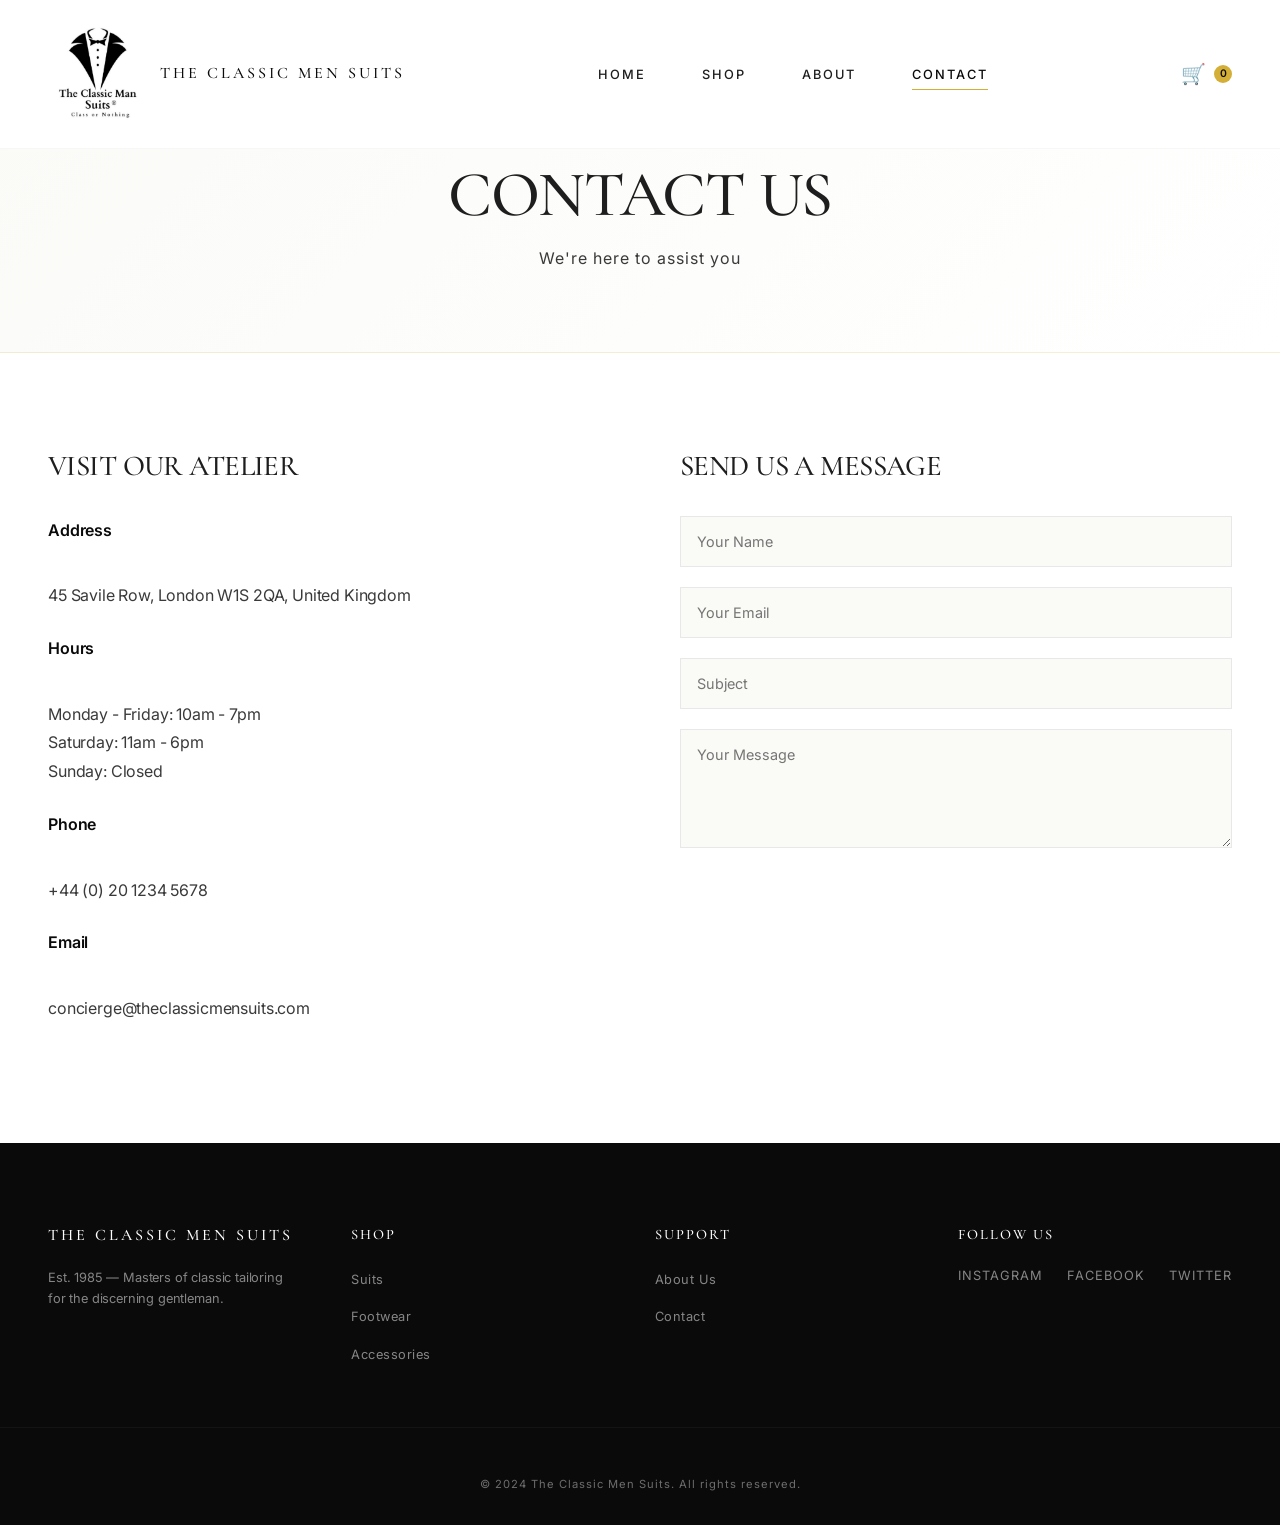
<file: contact.html>
<!DOCTYPE html>
<html lang="en">
<head>
    <meta charset="UTF-8">
    <meta name="viewport" content="width=device-width, initial-scale=1.0">
    <title>The Classic Men Suits | Contact</title>
    <link rel="stylesheet" href="css/main.css">
    <link rel="stylesheet" href="css/responsive.css">
    <link rel="stylesheet" href="css/animations.css">
    <link href="https://fonts.googleapis.com/css2?family=Cormorant+Garamond:wght@300;400;500;600;700&family=Inter:wght@300;400;500;600;700&display=swap" rel="stylesheet">
</head>
<body>
    <header class="header">
        <div class="header-container">
            <div class="logo">
                <img src="asset/logoclassic.PNG" alt="The Classic Men Suits" class="logo-img">
                <span class="logo-text">THE CLASSIC MEN SUITS</span>
            </div>
            <button class="mobile-menu-btn" id="mobileMenuBtn">
                <span class="menu-icon">☰</span>
            </button>
            <nav class="nav">
                <ul class="nav-links">
                    <li><a href="index.html">HOME</a></li>
                    <li><a href="shop.html">SHOP</a></li>
                    <li><a href="about.html">ABOUT</a></li>
                    <li><a href="contact.html" class="active">CONTACT</a></li>
                </ul>
            </nav>
            <div class="cart-icon">
                <span class="cart-symbol">🛒</span>
                <span class="cart-count" id="cartCount">0</span>
            </div>
        </div>
    </header>

    <main>
        <section class="page-hero">
            <h1>CONTACT US</h1>
            <p>We're here to assist you</p>
        </section>

        <section class="contact-section">
            <div class="container">
                <div class="contact-grid">
                    <div class="contact-info">
                        <h2>VISIT OUR ATELIER</h2>
                        <p><strong>Address</strong><br>45 Savile Row, London W1S 2QA, United Kingdom</p>
                        <p><strong>Hours</strong><br>Monday - Friday: 10am - 7pm<br>Saturday: 11am - 6pm<br>Sunday: Closed</p>
                        <p><strong>Phone</strong><br>+44 (0) 20 1234 5678</p>
                        <p><strong>Email</strong><br>concierge@theclassicmensuits.com</p>
                    </div>
                    <div class="contact-form">
                        <h2>SEND US A MESSAGE</h2>
                        <form id="contactForm">
                            <input type="text" placeholder="Your Name" required>
                            <input type="email" placeholder="Your Email" required>
                            <input type="text" placeholder="Subject">
                            <textarea rows="5" placeholder="Your Message" required></textarea>
                            <button type="submit" class="btn-primary">SEND MESSAGE</button>
                        </form>
                    </div>
                </div>
            </div>
        </section>
    </main>

    <footer class="footer">
        <div class="footer-container">
            <div class="footer-section">
                <h3>THE CLASSIC MEN SUITS</h3>
                <p>Est. 1985 — Masters of classic tailoring for the discerning gentleman.</p>
            </div>
            <div class="footer-section">
                <h4>SHOP</h4>
                <ul>
                    <li><a href="shop.html">Suits</a></li>
                    <li><a href="shop.html">Footwear</a></li>
                    <li><a href="shop.html">Accessories</a></li>
                </ul>
            </div>
            <div class="footer-section">
                <h4>SUPPORT</h4>
                <ul>
                    <li><a href="about.html">About Us</a></li>
                    <li><a href="contact.html">Contact</a></li>
                </ul>
            </div>
            <div class="footer-section">
                <h4>FOLLOW US</h4>
                <div class="social-links">
                    <a href="#">INSTAGRAM</a>
                    <a href="#">FACEBOOK</a>
                    <a href="#">TWITTER</a>
                </div>
            </div>
        </div>
        <div class="footer-bottom">
            <p>&copy; 2024 The Classic Men Suits. All rights reserved.</p>
        </div>
    </footer>

    <script src="js/main.js"></script>
    <script src="js/cart.js"></script>
</body>
</html>
</file>
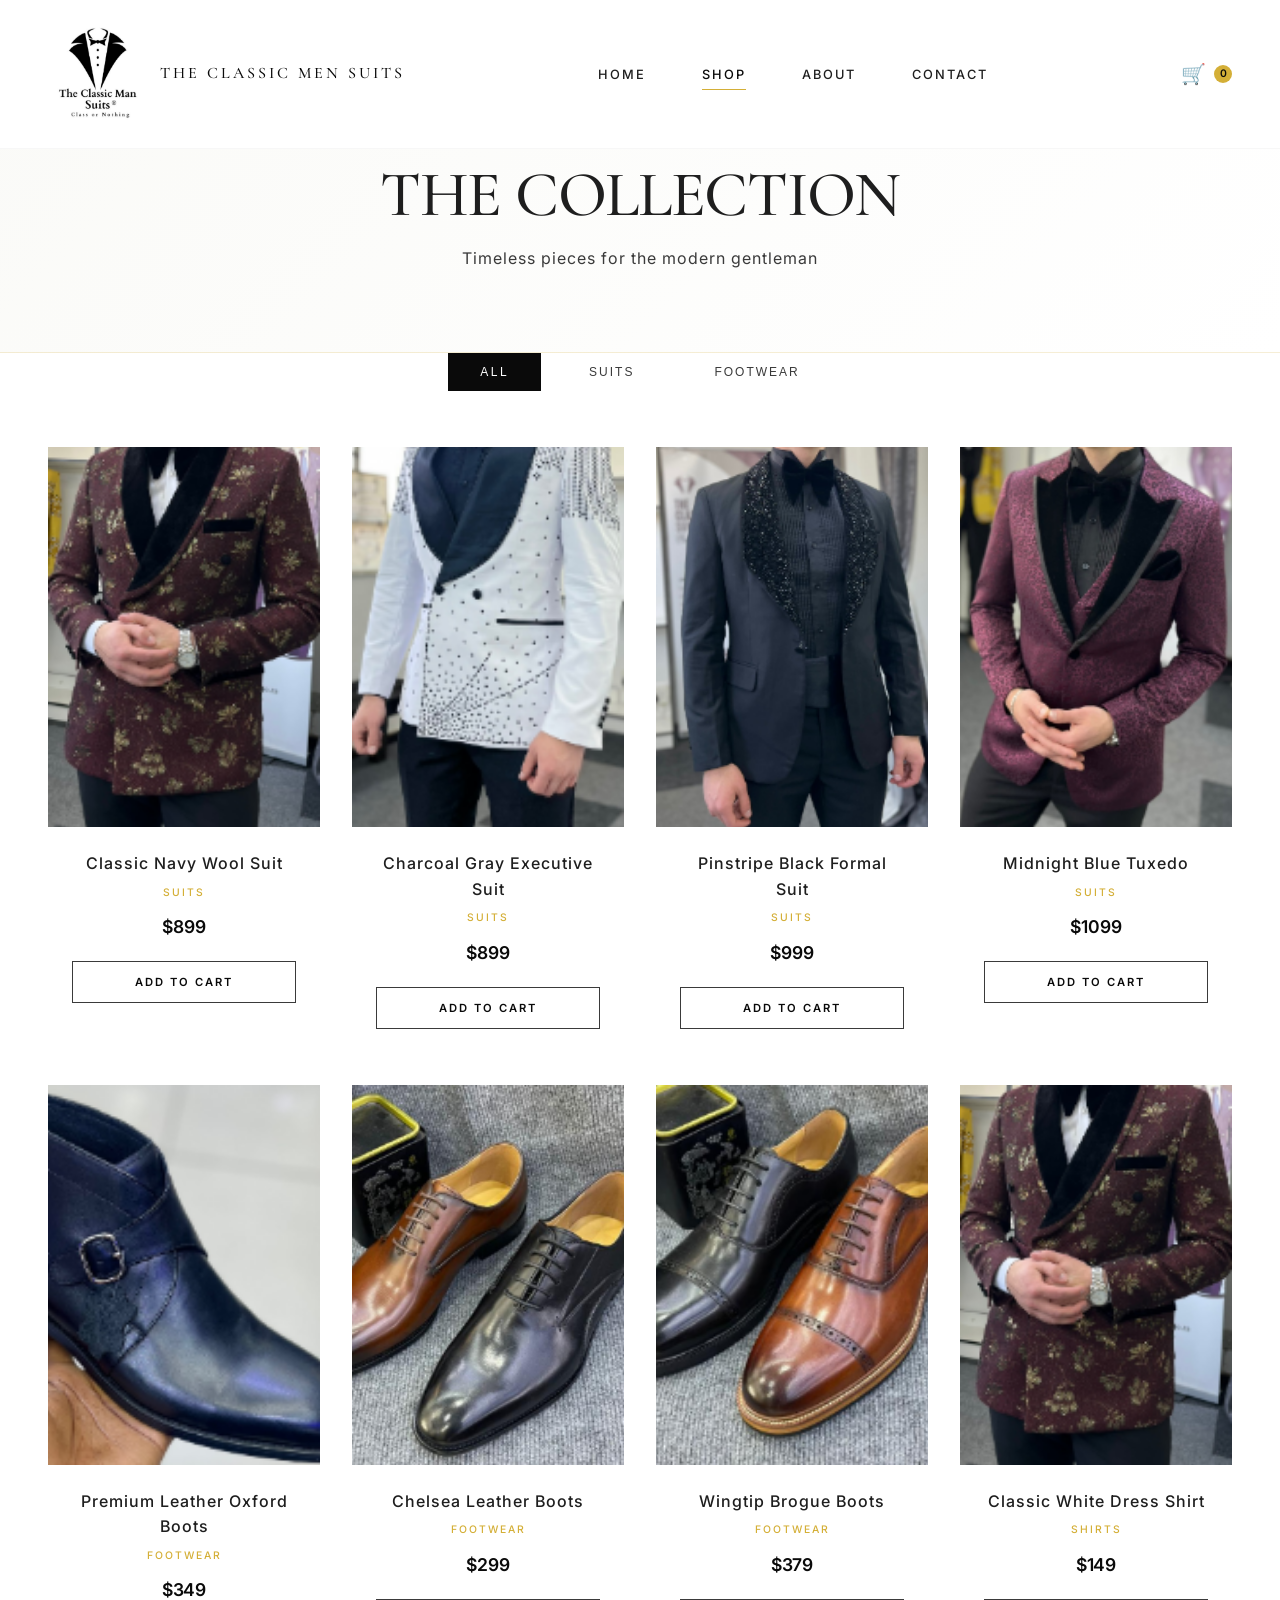
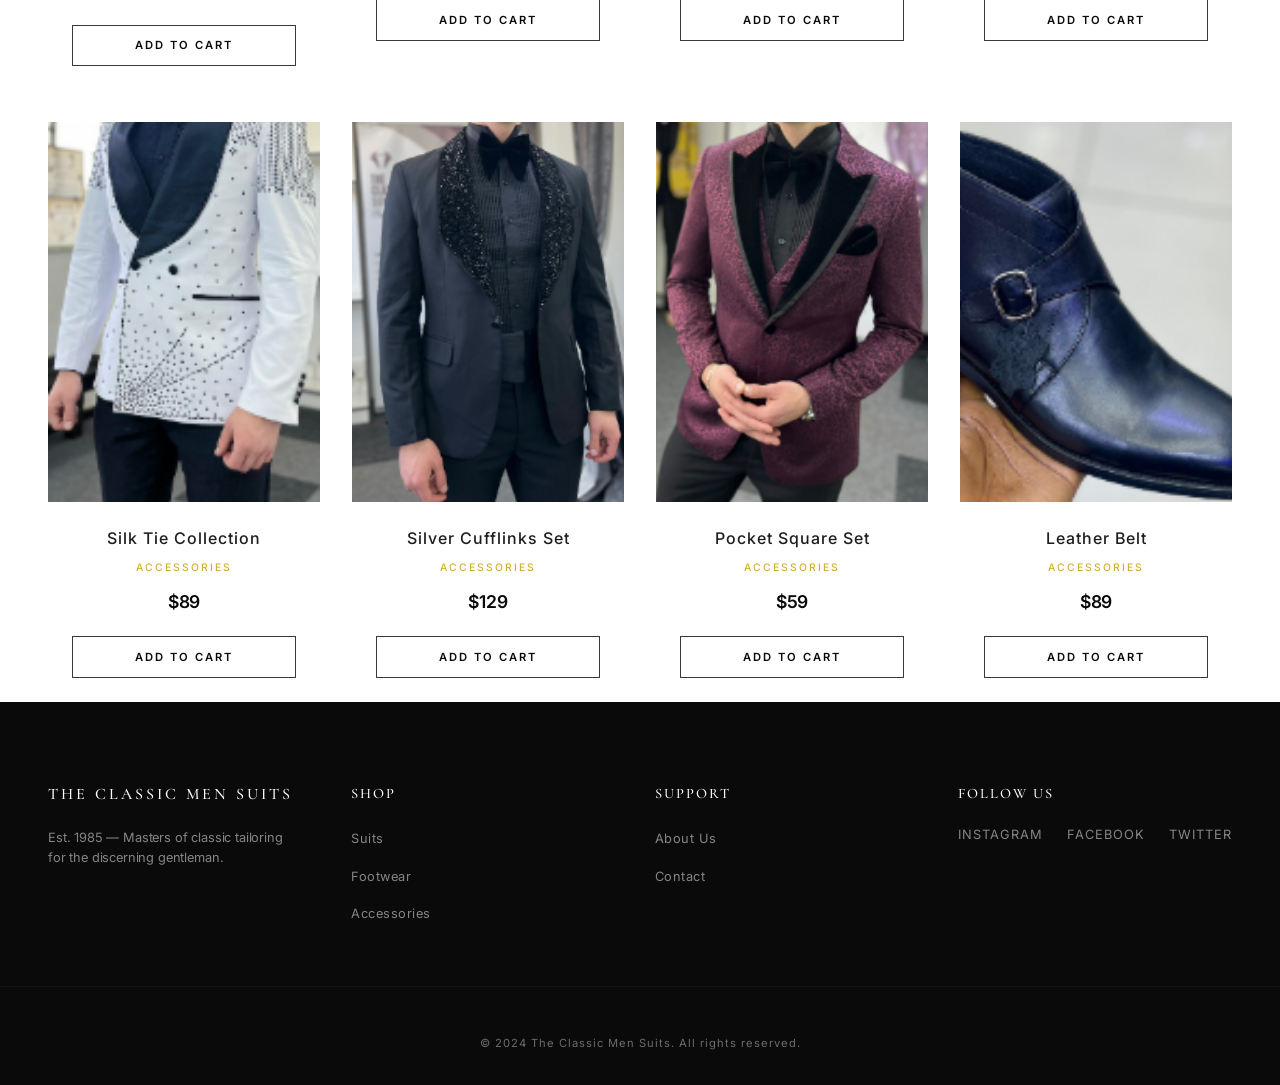
<file: shop.html>
<!DOCTYPE html>
<html lang="en">
<head>
    <meta charset="UTF-8">
    <meta name="viewport" content="width=device-width, initial-scale=1.0">
    <title>The Classic Men Suits | Shop</title>
    <link rel="stylesheet" href="css/main.css">
    <link rel="stylesheet" href="css/responsive.css">
    <link rel="stylesheet" href="css/animations.css">
    <link href="https://fonts.googleapis.com/css2?family=Cormorant+Garamond:wght@300;400;500;600;700&family=Inter:wght@300;400;500;600;700&display=swap" rel="stylesheet">
</head>
<body>
    <header class="header">
        <div class="header-container">
            <div class="logo">
                <img src="asset/logoclassic.PNG" alt="The Classic Men Suits" class="logo-img">
                <span class="logo-text">THE CLASSIC MEN SUITS</span>
            </div>
            <button class="mobile-menu-btn" id="mobileMenuBtn">
                <span class="menu-icon">☰</span>
            </button>
            <nav class="nav">
                <ul class="nav-links">
                    <li><a href="index.html">HOME</a></li>
                    <li><a href="shop.html" class="active">SHOP</a></li>
                    <li><a href="about.html">ABOUT</a></li>
                    <li><a href="contact.html">CONTACT</a></li>
                </ul>
            </nav>
            <div class="cart-icon">
                <span class="cart-symbol">🛒</span>
                <span class="cart-count" id="cartCount">0</span>
            </div>
        </div>
    </header>

    <main>
        <section class="page-hero">
            <h1>THE COLLECTION</h1>
            <p>Timeless pieces for the modern gentleman</p>
        </section>

        <section class="shop-section">
            <div class="container">
                <div class="shop-filters">
                    <button class="filter-btn active" data-category="all">ALL</button>
                    <button class="filter-btn" data-category="suits">SUITS</button>
                    <button class="filter-btn" data-category="footwear">FOOTWEAR</button>
                </div>
                <div class="products-grid" id="shopProducts">
                    <!-- Products loaded via JS -->
                </div>
            </div>
        </section>
    </main>

    <footer class="footer">
        <div class="footer-container">
            <div class="footer-section">
                <h3>THE CLASSIC MEN SUITS</h3>
                <p>Est. 1985 — Masters of classic tailoring for the discerning gentleman.</p>
            </div>
            <div class="footer-section">
                <h4>SHOP</h4>
                <ul>
                    <li><a href="shop.html">Suits</a></li>
                    <li><a href="shop.html">Footwear</a></li>
                    <li><a href="shop.html">Accessories</a></li>
                </ul>
            </div>
            <div class="footer-section">
                <h4>SUPPORT</h4>
                <ul>
                    <li><a href="about.html">About Us</a></li>
                    <li><a href="contact.html">Contact</a></li>
                </ul>
            </div>
            <div class="footer-section">
                <h4>FOLLOW US</h4>
                <div class="social-links">
                    <a href="#">INSTAGRAM</a>
                    <a href="#">FACEBOOK</a>
                    <a href="#">TWITTER</a>
                </div>
            </div>
        </div>
        <div class="footer-bottom">
            <p>&copy; 2024 The Classic Men Suits. All rights reserved.</p>
        </div>
    </footer>

    <script src="js/main.js"></script>
    <script src="js/cart.js"></script>
    <script src="js/shop.js"></script>
</body>
</html>
</file>
<file: css/main.css>
/* ============================================
   THE CLASSIC MEN SUITS - ULTRA PREMIUM EDITION
   Corporate High-Class Aesthetic
   ============================================ */

/* CSS Variables - Luxury Palette */
:root {
    --black: #0a0a0a;
    --black-rich: #050505;
    --black-soft: #141414;
    --charcoal-deep: #1e1e1e;
    --charcoal-mid: #2a2a2a;
    --charcoal-light: #3a3a3a;
    --silver: #c0c0c0;
    --platinum: #e8e8e8;
    --pearl: #f5f5f5;
    --ivory: #fafaf7;
    --pure-white: #ffffff;
    --gold-subtle: #d4af37;
    --gold-matte: #b89a40;
    --rose-gold: #b76e79;
    
    --font-serif: 'Cormorant Garamond', 'Playfair Display', 'Times New Roman', serif;
    --font-sans: 'Inter', 'Montserrat', -apple-system, BlinkMacSystemFont, sans-serif;
    
    --shadow-none: none;
    --shadow-sm: 0 2px 4px rgba(0,0,0,0.02), 0 1px 2px rgba(0,0,0,0.03);
    --shadow-md: 0 10px 25px -5px rgba(0,0,0,0.05), 0 8px 10px -6px rgba(0,0,0,0.02);
    --shadow-lg: 0 20px 40px -12px rgba(0,0,0,0.1);
    --shadow-xl: 0 30px 60px -15px rgba(0,0,0,0.15);
    --shadow-2xl: 0 40px 80px -20px rgba(0,0,0,0.2);
    --shadow-glow: 0 0 30px rgba(212, 175, 55, 0.1);
    
    --transition-smooth: all 0.5s cubic-bezier(0.215, 0.61, 0.355, 1);
    --transition-luxury: all 0.7s cubic-bezier(0.165, 0.84, 0.44, 1);
}

* {
    margin: 0;
    padding: 0;
    box-sizing: border-box;
}

::selection {
    background: var(--gold-subtle);
    color: var(--black);
}

html {
    scroll-behavior: smooth;
    font-size: 16px;
    scroll-padding-top: 100px;
}

body {
    font-family: var(--font-sans);
    color: var(--charcoal-deep);
    background-color: var(--pure-white);
    line-height: 1.6;
    font-weight: 400;
    letter-spacing: -0.01em;
    overflow-x: hidden;
}

/* Premium Typography */
h1, h2, h3, h4, .logo-text, .hero-title, .section-title {
    font-family: var(--font-serif);
    font-weight: 500;
    letter-spacing: -0.02em;
}

h1 {
    font-size: clamp(3rem, 8vw, 6rem);
    font-weight: 600;
    line-height: 1.1;
}

h2 {
    font-size: clamp(2rem, 5vw, 3.5rem);
    font-weight: 500;
    line-height: 1.2;
}

h3 {
    font-size: clamp(1.25rem, 3vw, 1.75rem);
    font-weight: 500;
}

/* Container with Elegant Margins */
.container {
    max-width: 1440px;
    margin: 0 auto;
    padding: 0 3rem;
}

@media (max-width: 768px) {
    .container {
        padding: 0 1.5rem;
    }
}

/* Section Title with Gold Accent */
.section-title {
    text-align: center;
    margin-bottom: 4rem;
    position: relative;
    font-weight: 500;
    text-transform: uppercase;
    letter-spacing: 4px;
    font-size: clamp(1.5rem, 4vw, 2.2rem);
}

.section-title .gold-accent {
    color: var(--gold-subtle);
    font-style: italic;
}

.section-title::before {
    content: '✦';
    display: block;
    font-size: 1.2rem;
    color: var(--gold-subtle);
    margin-bottom: 1rem;
    letter-spacing: 0;
}

.section-title::after {
    content: '';
    position: absolute;
    bottom: -1rem;
    left: 50%;
    transform: translateX(-50%);
    width: 60px;
    height: 1px;
    background: linear-gradient(90deg, transparent, var(--gold-subtle), transparent);
}

/* Header - Ultra Minimalist Luxury */
.header {
    position: fixed;
    top: 0;
    width: 100%;
    background: rgba(255, 255, 255, 0.96);
    backdrop-filter: blur(12px);
    z-index: 1000;
    transition: var(--transition-luxury);
    border-bottom: 1px solid rgba(0,0,0,0.03);
}

.header.scrolled {
    background: rgba(255, 255, 255, 0.98);
    box-shadow: var(--shadow-sm);
    border-bottom-color: rgba(212, 175, 55, 0.15);
}

.header-container {
    max-width: 1600px;
    margin: 0 auto;
    padding: 1.5rem 3rem;
    display: flex;
    justify-content: space-between;
    align-items: center;
}

@media (max-width: 768px) {
    .header-container {
        padding: 1rem 1.5rem;
    }
}

/* Logo - Timeless Elegance */
.logo {
    display: flex;
    align-items: center;
    gap: 0.75rem;
    text-decoration: none;
    transition: var(--transition-smooth);
}

.logo-img {
    width: 100px;
    height: 100px;
    object-fit: contain;
    /*filter: brightness(40); */
    transition: var(--transition-smooth);
}

.logo:hover .logo-img {
    filter: brightness(0) sepia(1) hue-rotate(45deg) saturate(200%);
}

.logo-text {
    font-family: var(--font-serif);
    font-size: 1rem;
    font-weight: 500;
    letter-spacing: 3px;
    color: var(--black);
    text-transform: uppercase;
    position: relative;
}

.logo-text::after {
    content: '';
    position: absolute;
    bottom: -4px;
    left: 0;
    width: 0;
    height: 1px;
    background: var(--gold-subtle);
    transition: width 0.4s ease;
}

.logo:hover .logo-text::after {
    width: 100%;
}

/* Navigation - Refined */
.nav-links {
    display: flex;
    list-style: none;
    gap: 3.5rem;
}

.nav-links a {
    text-decoration: none;
    color: var(--charcoal-deep);
    font-size: 0.8rem;
    font-weight: 500;
    letter-spacing: 2px;
    text-transform: uppercase;
    transition: var(--transition-smooth);
    position: relative;
    padding-bottom: 0.5rem;
}

.nav-links a::before {
    content: '';
    position: absolute;
    bottom: 0;
    left: 0;
    width: 0;
    height: 1.5px;
    background: var(--gold-subtle);
    transition: width 0.4s cubic-bezier(0.215, 0.61, 0.355, 1);
}

.nav-links a:hover::before,
.nav-links a.active::before {
    width: 100%;
}

.nav-links a:hover,
.nav-links a.active {
    color: var(--black);
}

/* Cart Icon - Minimal */
.cart-icon {
    position: relative;
    cursor: pointer;
    display: flex;
    align-items: center;
    gap: 0.5rem;
    transition: var(--transition-smooth);
}

.cart-symbol {
    font-size: 1.25rem;
    transition: transform 0.3s ease;
}

.cart-icon:hover .cart-symbol {
    transform: scale(1.05);
}

.cart-count {
    background: var(--gold-subtle);
    color: var(--black);
    font-size: 0.65rem;
    font-weight: 600;
    border-radius: 100px;
    width: 18px;
    height: 18px;
    display: flex;
    align-items: center;
    justify-content: center;
    font-family: var(--font-sans);
}

.mobile-menu-btn {
    display: none;
    background: none;
    border: none;
    cursor: pointer;
    font-size: 1.5rem;
    color: var(--black);
}

/* Hero Section - Dramatic & Luxurious */
.hero {
    height: 100vh;
    min-height: 800px;
    position: relative;
    display: flex;
    align-items: center;
    justify-content: center;
    text-align: center;
    background: linear-gradient(135deg, rgba(0,0,0,0.7) 0%, rgba(0,0,0,0.5) 100%), url('../suit1.PNG');
    background-size: cover;
    background-position: center 30%;
    background-attachment: fixed;
    margin-top: 0;
}

.hero::before {
    content: '';
    position: absolute;
    top: 0;
    left: 0;
    right: 0;
    bottom: 0;
    background: radial-gradient(circle at center, transparent 0%, rgba(0,0,0,0.2) 100%);
    pointer-events: none;
}

.hero-content {
    color: var(--pure-white);
    max-width: 900px;
    padding: 0 2rem;
    position: relative;
    z-index: 2;
    animation: fadeInUp 1.2s ease-out;
}

.hero-title {
    font-size: clamp(2.5rem, 8vw, 5.5rem);
    font-weight: 600;
    letter-spacing: 6px;
    margin-bottom: 1.5rem;
    text-shadow: 0 2px 20px rgba(0,0,0,0.3);
}

.hero-title .gold {
    color: var(--gold-subtle);
    font-style: italic;
}

.hero-subtitle {
    font-size: clamp(1rem, 2vw, 1.2rem);
    font-weight: 300;
    margin-bottom: 2.5rem;
    opacity: 0.9;
    letter-spacing: 1px;
    font-family: var(--font-sans);
}

/* Buttons - Luxurious Finish */
.btn-primary {
    display: inline-block;
    background: transparent;
    color: var(--pure-white);
    border: 1px solid rgba(255,255,255,0.4);
    padding: 1.1rem 2.8rem;
    font-size: 0.75rem;
    font-weight: 600;
    letter-spacing: 3px;
    text-decoration: none;
    text-transform: uppercase;
    transition: var(--transition-smooth);
    cursor: pointer;
    position: relative;
    overflow: hidden;
    backdrop-filter: blur(4px);
}

.btn-primary:hover {
    border-color: var(--gold-subtle);
    color: var(--pure-white);
    letter-spacing: 4px;
}

.btn-primary::before {
    content: '';
    position: absolute;
    top: 0;
    left: -100%;
    width: 100%;
    height: 100%;
    background: linear-gradient(90deg, transparent, rgba(212,175,55,0.2), transparent);
    transition: left 0.6s ease;
}

.btn-primary:hover::before {
    left: 100%;
}

.btn-secondary {
    display: inline-block;
    background: var(--black);
    color: var(--pure-white);
    border: 1px solid var(--black);
    padding: 1rem 2.5rem;
    font-size: 0.75rem;
    font-weight: 600;
    letter-spacing: 2px;
    text-decoration: none;
    text-transform: uppercase;
    transition: var(--transition-smooth);
    cursor: pointer;
    position: relative;
    overflow: hidden;
}

.btn-secondary:hover {
    background: transparent;
    color: var(--black);
    border-color: var(--gold-subtle);
    letter-spacing: 3px;
}

/* Featured Section - Gallery Style */
.featured {
    padding: 7rem 0;
    background: var(--ivory);
}

.categories-grid {
    display: grid;
    grid-template-columns: repeat(3, 1fr);
    gap: 2rem;
}

.category-card {
    position: relative;
    overflow: hidden;
    cursor: pointer;
    background: var(--pure-white);
    transition: var(--transition-luxury);
}

.category-card:hover {
    transform: translateY(-12px);
    box-shadow: var(--shadow-xl);
}

.category-image {
    width: 100%;
    height: 450px;
    overflow: hidden;
    position: relative;
}

.category-image::after {
    content: '';
    position: absolute;
    top: 0;
    left: 0;
    right: 0;
    bottom: 0;
    background: linear-gradient(to bottom, transparent 70%, rgba(0,0,0,0.3) 100%);
    opacity: 0;
    transition: opacity 0.5s ease;
}

.category-card:hover .category-image::after {
    opacity: 1;
}

.category-image img {
    width: 100%;
    height: 100%;
    object-fit: cover;
    transition: transform 1.2s cubic-bezier(0.215, 0.61, 0.355, 1);
}

.category-card:hover .category-image img {
    transform: scale(1.08);
}

.category-card h3 {
    text-align: center;
    margin: 1.8rem 0 0.5rem;
    font-size: 1.4rem;
    letter-spacing: 1px;
}

.category-card p {
    text-align: center;
    color: var(--charcoal-light);
    font-size: 0.85rem;
    padding-bottom: 1.8rem;
    letter-spacing: 0.5px;
}

/* Products Grid - Premium Showcase */
.featured-products {
    padding: 7rem 0;
}

.products-grid {
    display: grid;
    grid-template-columns: repeat(4, 1fr);
    gap: 2rem;
}

.product-card {
    background: var(--pure-white);
    transition: var(--transition-luxury);
    position: relative;
    cursor: pointer;
}

.product-card:hover {
    transform: translateY(-12px);
}

.product-image {
    width: 100%;
    height: 380px;
    overflow: hidden;
    position: relative;
    background: var(--pearl);
}

.product-image::before {
    content: '';
    position: absolute;
    top: 0;
    left: 0;
    right: 0;
    bottom: 0;
    background: linear-gradient(135deg, rgba(212,175,55,0.1) 0%, transparent 100%);
    opacity: 0;
    transition: opacity 0.5s ease;
    z-index: 1;
    pointer-events: none;
}

.product-card:hover .product-image::before {
    opacity: 1;
}

.product-image img {
    width: 100%;
    height: 100%;
    object-fit: cover;
    transition: transform 1s cubic-bezier(0.215, 0.61, 0.355, 1);
}

.product-card:hover .product-image img {
    transform: scale(1.05);
}

.product-info {
    padding: 1.5rem;
    text-align: center;
    background: var(--pure-white);
}

.product-info h3 {
    font-size: 1rem;
    margin-bottom: 0.5rem;
    font-family: var(--font-sans);
    font-weight: 500;
    letter-spacing: 1px;
}

.product-category {
    font-size: 0.65rem;
    color: var(--gold-subtle);
    text-transform: uppercase;
    letter-spacing: 2px;
    margin-bottom: 0.75rem;
    font-weight: 500;
}

.product-price {
    font-size: 1.1rem;
    font-weight: 600;
    margin: 0.75rem 0;
    color: var(--black);
}

.add-to-cart {
    background: transparent;
    color: var(--black);
    border: 1px solid var(--charcoal-light);
    padding: 0.8rem 1.5rem;
    font-size: 0.7rem;
    font-weight: 600;
    letter-spacing: 2px;
    text-transform: uppercase;
    cursor: pointer;
    transition: var(--transition-smooth);
    width: 100%;
    margin-top: 0.5rem;
    font-family: var(--font-sans);
}

.add-to-cart:hover {
    background: var(--black);
    color: var(--pure-white);
    border-color: var(--black);
    letter-spacing: 2.5px;
}

/* Newsletter - Sophisticated */
.newsletter {
    background: linear-gradient(135deg, var(--black-rich) 0%, var(--charcoal-deep) 100%);
    color: var(--pure-white);
    padding: 6rem 0;
    text-align: center;
    position: relative;
    overflow: hidden;
}

.newsletter::before {
    content: '✦';
    position: absolute;
    top: -50px;
    right: -50px;
    font-size: 200px;
    opacity: 0.03;
    font-family: var(--font-serif);
    transform: rotate(15deg);
}

.newsletter h2 {
    font-size: clamp(1.8rem, 4vw, 2.5rem);
    margin-bottom: 1rem;
    font-weight: 500;
    letter-spacing: 2px;
}

.newsletter p {
    margin-bottom: 2.5rem;
    opacity: 0.7;
    font-size: 0.95rem;
    letter-spacing: 0.5px;
}

.newsletter-form {
    display: flex;
    justify-content: center;
    gap: 1rem;
    max-width: 500px;
    margin: 0 auto;
}

.newsletter-form input {
    flex: 1;
    padding: 1rem 1.25rem;
    border: 1px solid rgba(255,255,255,0.2);
    background: rgba(255,255,255,0.05);
    font-family: var(--font-sans);
    font-size: 0.9rem;
    color: var(--pure-white);
    transition: var(--transition-smooth);
}

.newsletter-form input:focus {
    outline: none;
    border-color: var(--gold-subtle);
    background: rgba(255,255,255,0.1);
}

.newsletter-form input::placeholder {
    color: rgba(255,255,255,0.4);
}

.newsletter-form button {
    background: var(--gold-subtle);
    color: var(--black);
    border: none;
    padding: 1rem 2rem;
    cursor: pointer;
    font-weight: 600;
    font-size: 0.75rem;
    letter-spacing: 2px;
    transition: var(--transition-smooth);
    text-transform: uppercase;
}

.newsletter-form button:hover {
    background: var(--pure-white);
    transform: translateY(-2px);
}

/* Footer - Refined */
.footer {
    background: var(--black);
    color: var(--pure-white);
    padding: 5rem 0 2rem;
}

.footer-container {
    max-width: 1440px;
    margin: 0 auto;
    padding: 0 3rem;
    display: grid;
    grid-template-columns: repeat(4, 1fr);
    gap: 3rem;
}

.footer-section h3,
.footer-section h4 {
    margin-bottom: 1.25rem;
    font-size: 0.9rem;
    letter-spacing: 2px;
    font-weight: 500;
    text-transform: uppercase;
}

.footer-section h3 {
    font-size: 1rem;
    letter-spacing: 3px;
}

.footer-section p {
    opacity: 0.5;
    font-size: 0.8rem;
    line-height: 1.6;
}

.footer-section ul {
    list-style: none;
}

.footer-section ul li {
    margin-bottom: 0.75rem;
}

.footer-section ul li a {
    color: var(--pure-white);
    opacity: 0.5;
    text-decoration: none;
    font-size: 0.8rem;
    transition: var(--transition-smooth);
    letter-spacing: 0.5px;
}

.footer-section ul li a:hover {
    opacity: 1;
    color: var(--gold-subtle);
    padding-left: 4px;
}

.social-links {
    display: flex;
    gap: 1.5rem;
}

.social-links a {
    color: var(--pure-white);
    text-decoration: none;
    opacity: 0.5;
    font-size: 0.8rem;
    transition: var(--transition-smooth);
    text-transform: uppercase;
    letter-spacing: 1px;
}

.social-links a:hover {
    opacity: 1;
    color: var(--gold-subtle);
}

.footer-bottom {
    text-align: center;
    padding-top: 3rem;
    margin-top: 3rem;
    border-top: 1px solid rgba(255,255,255,0.1);
    font-size: 0.7rem;
    opacity: 0.4;
    letter-spacing: 1px;
}

/* Page Hero */
.page-hero {
    background: linear-gradient(135deg, var(--ivory) 0%, var(--pure-white) 100%);
    padding: 10rem 0 5rem;
    text-align: center;
    border-bottom: 1px solid rgba(212,175,55,0.2);
}

.page-hero h1 {
    font-size: clamp(2.5rem, 6vw, 4rem);
    margin-bottom: 1rem;
    font-weight: 500;
}

.page-hero p {
    color: var(--charcoal-light);
    font-size: 1rem;
    letter-spacing: 1px;
}

/* About Page */
.about-content {
    padding: 6rem 0;
}

.about-grid {
    display: grid;
    grid-template-columns: 1fr 1fr;
    gap: 5rem;
    margin-bottom: 6rem;
    align-items: center;
}

.about-text h2 {
    margin-bottom: 1.5rem;
    font-size: clamp(1.8rem, 4vw, 2.5rem);
}

.about-text p {
    margin-bottom: 1.25rem;
    color: var(--charcoal-light);
    line-height: 1.8;
    font-size: 1rem;
}

.about-image img {
    width: 100%;
    height: 550px;
    object-fit: cover;
    box-shadow: var(--shadow-xl);
    transition: var(--transition-luxury);
}

.about-image img:hover {
    transform: scale(1.02);
    box-shadow: var(--shadow-2xl);
}

/* Values Section */
.values {
    text-align: center;
    margin-top: 4rem;
}

.values h2 {
    margin-bottom: 3rem;
    font-size: clamp(1.8rem, 4vw, 2.5rem);
}

.values-grid {
    display: grid;
    grid-template-columns: repeat(3, 1fr);
    gap: 2.5rem;
}

.value-card {
    padding: 2.5rem;
    background: var(--ivory);
    transition: var(--transition-luxury);
    border-bottom: 2px solid transparent;
}

.value-card:hover {
    transform: translateY(-8px);
    border-bottom-color: var(--gold-subtle);
    box-shadow: var(--shadow-lg);
}

.value-card h3 {
    margin-bottom: 1rem;
    font-size: 1.3rem;
    letter-spacing: 1px;
}

.value-card p {
    color: var(--charcoal-light);
    font-size: 0.9rem;
    line-height: 1.7;
}

/* Contact Page */
.contact-section {
    padding: 6rem 0;
}

.contact-grid {
    display: grid;
    grid-template-columns: 1fr 1fr;
    gap: 5rem;
}

.contact-info h2,
.contact-form h2 {
    margin-bottom: 2rem;
    font-size: 1.8rem;
    font-weight: 500;
}

.contact-info p {
    margin-bottom: 1.5rem;
    color: var(--charcoal-light);
    line-height: 1.8;
}

.contact-info strong {
    color: var(--black);
    display: block;
    margin-bottom: 0.5rem;
    font-weight: 600;
}

.contact-form input,
.contact-form textarea {
    width: 100%;
    padding: 1rem;
    margin-bottom: 1.25rem;
    border: 1px solid var(--platinum);
    font-family: var(--font-sans);
    font-size: 0.9rem;
    transition: var(--transition-smooth);
    background: var(--ivory);
}

.contact-form input:focus,
.contact-form textarea:focus {
    outline: none;
    border-color: var(--gold-subtle);
    background: var(--pure-white);
    box-shadow: var(--shadow-sm);
}

/* Shop Filters */
.shop-filters {
    display: flex;
    justify-content: center;
    gap: 1rem;
    margin-bottom: 3.5rem;
    flex-wrap: wrap;
}

.filter-btn {
    background: transparent;
    border: none;
    padding: 0.75rem 2rem;
    font-size: 0.75rem;
    font-weight: 500;
    letter-spacing: 2px;
    cursor: pointer;
    transition: var(--transition-smooth);
    text-transform: uppercase;
    color: var(--charcoal-light);
}

.filter-btn.active,
.filter-btn:hover {
    background: var(--black);
    color: var(--pure-white);
    letter-spacing: 2.5px;
}

/* Toast Notification */
.toast-notification {
    position: fixed;
    bottom: 2rem;
    right: 2rem;
    background: var(--black);
    color: var(--pure-white);
    padding: 1rem 2rem;
    border-left: 3px solid var(--gold-subtle);
    animation: slideInRight 0.4s ease;
    z-index: 2000;
    font-family: var(--font-sans);
    font-size: 0.85rem;
    box-shadow: var(--shadow-lg);
    letter-spacing: 0.5px;
}

/* Responsive Grid Adjustments */
@media (max-width: 1200px) {
    .products-grid {
        grid-template-columns: repeat(3, 1fr);
    }
    .categories-grid {
        grid-template-columns: repeat(3, 1fr);
    }
}

@media (max-width: 992px) {
    .products-grid {
        grid-template-columns: repeat(2, 1fr);
    }
    .categories-grid {
        grid-template-columns: repeat(2, 1fr);
    }
    .values-grid {
        grid-template-columns: repeat(2, 1fr);
    }
}

@media (max-width: 768px) {
    .products-grid {
        grid-template-columns: 1fr;
    }
    .categories-grid {
        grid-template-columns: 1fr;
    }
    .about-grid,
    .contact-grid,
    .values-grid,
    .footer-container {
        grid-template-columns: 1fr;
    }
    .about-image img {
        height: 350px;
    }
}
</file>
<file: css/responsive.css>
/* ========================================
   RESPONSIVE DESIGN - ENTERPRISE LEVEL
   ======================================== */

/* Tablet Landscape */
@media (max-width: 1024px) {
    .container {
        padding: 0 1.5rem;
    }
    
    .products-grid {
        grid-template-columns: repeat(auto-fill, minmax(260px, 1fr));
        gap: 1.5rem;
    }
    
    .about-grid,
    .contact-grid {
        gap: 3rem;
    }
}

/* Tablet Portrait */
@media (max-width: 768px) {
    /* Mobile Menu */
    .mobile-menu-btn {
        display: block;
    }
    
    .nav {
        position: fixed;
        top: 80px;
        left: -100%;
        width: 100%;
        background: var(--pure-white);
        padding: 2rem;
        transition: left 0.4s cubic-bezier(0.25, 0.46, 0.45, 0.94);
        box-shadow: var(--shadow-lg);
        z-index: 999;
    }
    
    .nav.active {
        left: 0;
    }
    
    .nav-links {
        flex-direction: column;
        align-items: center;
        gap: 2rem;
    }
    
    .nav-links a {
        font-size: 1rem;
    }
    
    /* Header Adjustments */
    .header-container {
        padding: 1rem 1.5rem;
    }
    
    .logo-text {
        font-size: 0.85rem;
    }
    
    /* Hero Section */
    .hero {
        height: 85vh;
        min-height: 600px;
        background-attachment: scroll;
    }
    
    /* Grid Layouts */
    .categories-grid {
        grid-template-columns: 1fr;
        gap: 2rem;
    }
    
    .category-image {
        height: 320px;
    }
    
    .products-grid {
        grid-template-columns: repeat(auto-fill, minmax(280px, 1fr));
        gap: 1.5rem;
    }
    
    .about-grid,
    .contact-grid {
        grid-template-columns: 1fr;
        gap: 2rem;
    }
    
    .about-image img {
        height: 350px;
    }
    
    .values-grid {
        grid-template-columns: 1fr;
    }
    
    /* Newsletter */
    .newsletter-form {
        flex-direction: column;
        padding: 0 1rem;
    }
    
    .newsletter-form input,
    .newsletter-form button {
        width: 100%;
    }
    
    /* Footer */
    .footer-container {
        grid-template-columns: repeat(auto-fit, minmax(200px, 1fr));
        gap: 2rem;
    }
    
    /* Shop Filters */
    .shop-filters {
        gap: 0.75rem;
    }
    
    .filter-btn {
        padding: 0.6rem 1.25rem;
        font-size: 0.7rem;
    }
    
    /* Page Hero */
    .page-hero {
        padding: 8rem 0 4rem;
    }
}

/* Mobile Small */
@media (max-width: 480px) {
    .container {
        padding: 0 1rem;
    }
    
    .products-grid {
        grid-template-columns: 1fr;
    }
    
    .category-image {
        height: 280px;
    }
    
    .product-image {
        height: 280px;
    }
    
    .btn-primary,
    .btn-secondary {
        padding: 0.85rem 2rem;
        font-size: 0.7rem;
    }
    
    .section-title {
        margin-bottom: 2rem;
    }
    
    .section-title::after {
        width: 40px;
    }
    
    .featured,
    .featured-products {
        padding: 4rem 0;
    }
    
    .about-content,
    .contact-section {
        padding: 3rem 0;
    }
    
    .value-card {
        padding: 1.5rem;
    }
    
    .footer-container {
        grid-template-columns: 1fr;
        text-align: center;
        gap: 1.5rem;
    }
    
    .social-links {
        flex-direction: row;
        justify-content: center;
        gap: 1.5rem;
    }
    
    .social-links a:hover {
        padding-left: 0;
    }
    
    .toast-notification {
        bottom: 1rem;
        right: 1rem;
        left: 1rem;
        text-align: center;
    }
}

/* Desktop Large */
@media (min-width: 1440px) {
    .container {
        max-width: 1400px;
    }
    
    .header-container {
        max-width: 1600px;
    }
    
    .products-grid {
        gap: 2.5rem;
    }
    
    .category-image {
        height: 450px;
    }
    
    .product-image {
        height: 400px;
    }
}

/* Print Styles */
@media print {
    .header,
    .footer,
    .newsletter,
    .add-to-cart,
    .shop-filters {
        display: none;
    }
    
    body {
        color: black;
        background: white;
    }
    
    .hero {
        height: auto;
        background: none;
        color: black;
        margin-top: 0;
    }
    
    .hero-content {
        color: black;
    }
}
</file>
<file: css/animations.css>
/* ============================================
   LUXURY ANIMATIONS & TRANSITIONS
   ============================================ */

@keyframes fadeInUp {
    0% {
        opacity: 0;
        transform: translateY(60px);
    }
    100% {
        opacity: 1;
        transform: translateY(0);
    }
}

@keyframes fadeIn {
    0% {
        opacity: 0;
    }
    100% {
        opacity: 1;
    }
}

@keyframes scaleIn {
    0% {
        opacity: 0;
        transform: scale(0.95);
    }
    100% {
        opacity: 1;
        transform: scale(1);
    }
}

@keyframes slideInRight {
    from {
        transform: translateX(100%);
        opacity: 0;
    }
    to {
        transform: translateX(0);
        opacity: 1;
    }
}

@keyframes shimmer {
    0% {
        background-position: -1000px 0;
    }
    100% {
        background-position: 1000px 0;
    }
}

@keyframes subtleGlow {
    0% {
        box-shadow: 0 0 0 0 rgba(212, 175, 55, 0);
    }
    50% {
        box-shadow: 0 0 20px 5px rgba(212, 175, 55, 0.2);
    }
    100% {
        box-shadow: 0 0 0 0 rgba(212, 175, 55, 0);
    }
}

/* Hero Animation */
.hero-content {
    animation: fadeInUp 1s cubic-bezier(0.215, 0.61, 0.355, 1);
}

/* Staggered Card Animations */
.category-card,
.product-card,
.value-card {
    opacity: 0;
    animation: fadeInUp 0.6s ease forwards;
}

.category-card:nth-child(1) { animation-delay: 0.1s; }
.category-card:nth-child(2) { animation-delay: 0.2s; }
.category-card:nth-child(3) { animation-delay: 0.3s; }

.product-card:nth-child(1) { animation-delay: 0.05s; }
.product-card:nth-child(2) { animation-delay: 0.1s; }
.product-card:nth-child(3) { animation-delay: 0.15s; }
.product-card:nth-child(4) { animation-delay: 0.2s; }
.product-card:nth-child(5) { animation-delay: 0.25s; }
.product-card:nth-child(6) { animation-delay: 0.3s; }
.product-card:nth-child(7) { animation-delay: 0.35s; }
.product-card:nth-child(8) { animation-delay: 0.4s; }

.value-card:nth-child(1) { animation-delay: 0.1s; }
.value-card:nth-child(2) { animation-delay: 0.2s; }
.value-card:nth-child(3) { animation-delay: 0.3s; }

/* Hover Effects */
.product-card,
.category-card,
.value-card {
    transition: all 0.5s cubic-bezier(0.215, 0.61, 0.355, 1);
}

/* Gold Glow on Hover */
.btn-primary:hover,
.btn-secondary:hover,
.add-to-cart:hover {
    animation: subtleGlow 0.8s ease;
}

/* Image Zoom with Ease */
.product-image img,
.category-image img {
    transition: transform 1.2s cubic-bezier(0.215, 0.61, 0.355, 1);
}

/* Scroll Reveal */
.reveal-on-scroll {
    opacity: 0;
    transform: translateY(40px);
    transition: all 0.8s cubic-bezier(0.215, 0.61, 0.355, 1);
}

.reveal-on-scroll.revealed {
    opacity: 1;
    transform: translateY(0);
}

/* Header Scroll Transition */
.header {
    transition: all 0.5s cubic-bezier(0.215, 0.61, 0.355, 1);
}

/* Logo Hover Effect */
.logo-img {
    transition: filter 0.4s ease, transform 0.4s ease;
}

.logo:hover .logo-img {
    transform: scale(1.02);
}

/* Button Ripple Effect */
.btn-primary,
.btn-secondary,
.add-to-cart {
    position: relative;
    overflow: hidden;
}

.ripple {
    position: absolute;
    border-radius: 50%;
    background: rgba(212, 175, 55, 0.4);
    transform: scale(0);
    animation: ripple 0.6s linear;
    pointer-events: none;
}

@keyframes ripple {
    to {
        transform: scale(4);
        opacity: 0;
    }
}

/* Loading Skeleton */
.skeleton {
    background: linear-gradient(90deg, var(--platinum) 25%, var(--pearl) 50%, var(--platinum) 75%);
    background-size: 1000px 100%;
    animation: shimmer 1.5s infinite;
}

/* Gold Line Animation */
.gold-line {
    position: relative;
}

.gold-line::after {
    content: '';
    position: absolute;
    bottom: -10px;
    left: 0;
    width: 0;
    height: 2px;
    background: linear-gradient(90deg, var(--gold-subtle), transparent);
    transition: width 0.6s cubic-bezier(0.215, 0.61, 0.355, 1);
}

.gold-line:hover::after {
    width: 100%;
}
</file>
